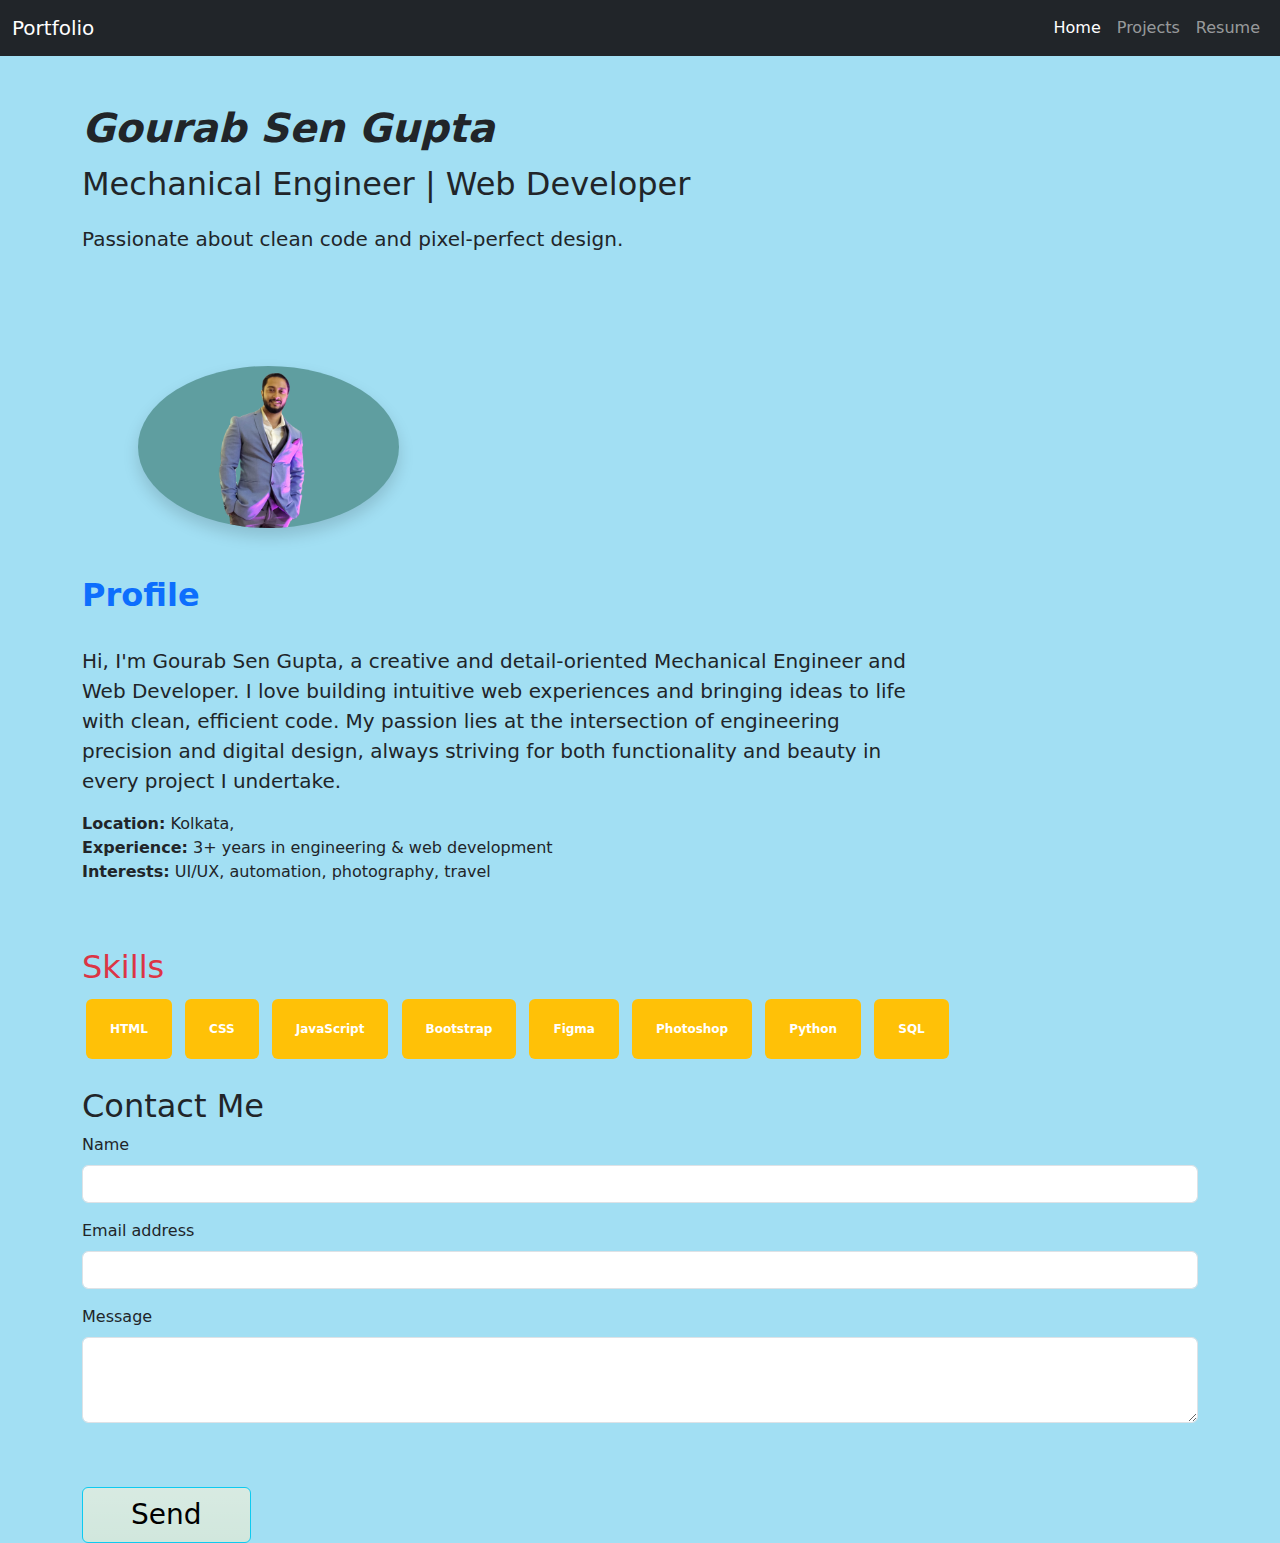
<file: index.html>
<!DOCTYPE html>
<html lang="en">
<head>
    <meta charset="UTF-8">
    <meta name="viewport" content="width=device-width, initial-scale=1.0">
    <title>Gourab Sen Gupta - Portfolio</title>
    <link href="https://cdn.jsdelivr.net/npm/bootstrap@5.3.0/dist/css/bootstrap.min.css" rel="stylesheet">
    <link rel="stylesheet" href="style.css">
</head>
<body>
    <nav class="navbar navbar-expand-lg navbar-dark bg-dark">
        <div class="container-fluid">
            <a class="navbar-brand" href="#">Portfolio</a>
            <button class="navbar-toggler" type="button" data-bs-toggle="collapse" data-bs-target="#navbarNav" aria-controls="navbarNav" aria-expanded="false" aria-label="Toggle navigation">
                <span class="navbar-toggler-icon"></span>
            </button>
            <div class="collapse navbar-collapse" id="navbarNav">
                <ul class="navbar-nav ms-auto">
                    <li class="nav-item"><a class="nav-link active" href="page1.html">Home</a></li>
                    <li class="nav-item"><a class="nav-link" href="Page2.html">Projects</a></li>
                    <li class="nav-item"><a class="nav-link" href="page3.html">Resume</a></li>
                </ul>
            </div>
        </div>
    </nav>

    <header class="container mt-5 ">
        <h1 class="lead fs-1 text fw-bold fst-italic">Gourab Sen Gupta</h1>
        <p class="lead fs-2 text fw-medium">Mechanical Engineer | Web Developer</p>
        <p class="fw-medium fs-5">Passionate about clean code and pixel-perfect design.</p>
    </header>


    <!-- Profile Section START -->
    <section class="container mt-4">
        <div class="row align-items-center">
            <div class="col-md-3 text-center mb-3 mb-md-0">
                <!-- Replace with your own image -->
                <img src="./images/bg (2).png" alt="Gourab Sen Gupta" class="rounded-circle img-fluid shadow">
            </div>
            <div class="col-md-9">
                <h2 class="fw-bold text-primary">Profile</h2>
                <p class="fs-5">
Hi, I'm Gourab Sen Gupta, a creative and detail-oriented Mechanical Engineer and Web Developer. I love building intuitive web experiences and bringing ideas to life with clean, efficient code. My passion lies at the intersection of engineering precision and digital design, always striving for both functionality and beauty in every project I undertake.</p>
<ul class="list-unstyled">
<li><strong>Location:</strong> Kolkata, </li>
<li><strong>Experience:</strong> 3+ years in engineering & web development</li>
<li><strong>Interests:</strong> UI/UX, automation, photography, travel</li>
</ul>
</div>
</div>
</section>
    <!-- Profile Section END -->



    <section class="container mt-4">
        <h2 class="text-danger">Skills</h2>
        <ul class="list-inline ">
            <li class="list-inline-item badge bg-warning m-1 p-4">HTML</li>
            <li class="list-inline-item badge bg-warning m-1 p-4">CSS</li>
            <li class="list-inline-item badge bg-warning m-1 p-4">JavaScript</li>
            <li class="list-inline-item badge bg-warning m-1 p-4">Bootstrap</li>
            <li class="list-inline-item badge bg-warning m-1 p-4">Figma</li>
            <li class="list-inline-item badge bg-warning m-1 p-4">Photoshop</li>
            <li class="list-inline-item badge bg-warning m-1 p-4">Python</li>
            <li class="list-inline-item badge bg-warning m-1 p-4">SQL</li>
        </ul>
    </section>

    <section class="container mt-4">
        <h2>Contact Me</h2>
        <form action="mailto:gourab.sen@example.com" method="post" enctype="text/plain">
            <div class="mb-3">
                <label for="name" class="form-label">Name</label>
                <input type="text" class="form-control" id="name" name="name" required>
            </div>
            <div class="mb-3">
                <label for="email" class="form-label">Email address</label>
                <input type="email" class="form-control" id="email" name="email" required>
            </div>
            <div class="mb-3">
                <label for="message " class="form-label">Message</label>
                <textarea class="form-control" id="message" name="message" rows="3" required></textarea>
            </div>
            <button type="submit" class="btn btn-info px-5 mt-5 bg-success-subtle  bg-gradient fs-3 fw-medium">Send</button>
        </form>
    </section>

    <script src="https://cdn.jsdelivr.net/npm/bootstrap@5.3.0/dist/js/bootstrap.bundle.min.js"></script>
</body>
</html>
</file>
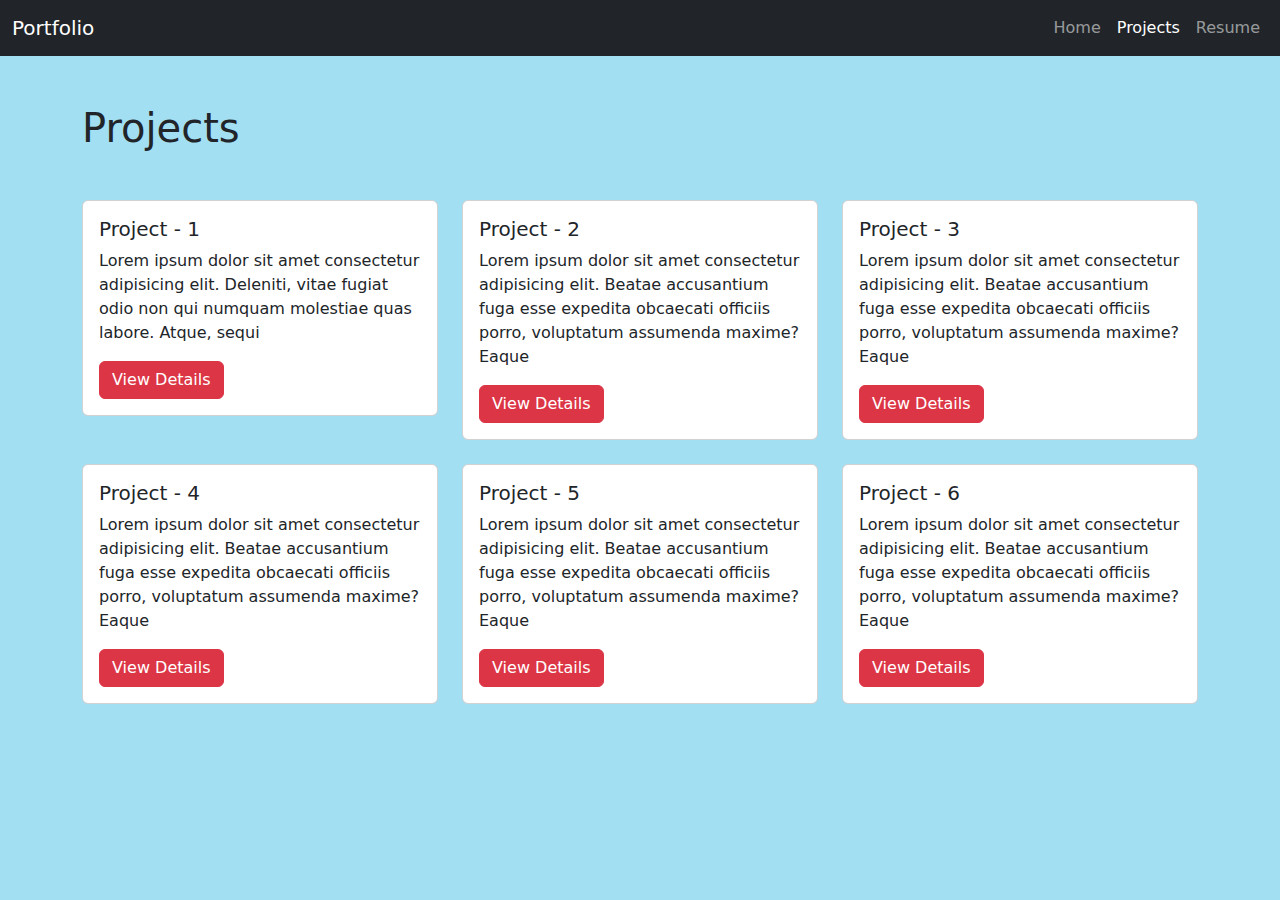
<file: Page2.html>
<!DOCTYPE html>
<html lang="en">
<head>
    <meta charset="UTF-8">
    <meta name="viewport" content="width=device-width, initial-scale=1.0">
    <title>Projects - Gourab Sen Gupta</title>
    <link href="https://cdn.jsdelivr.net/npm/bootstrap@5.3.0/dist/css/bootstrap.min.css" rel="stylesheet">
     <link rel="stylesheet" href="style.css">
</head>
<body>
    <nav class="navbar navbar-expand-lg navbar-dark bg-dark">
        <div class="container-fluid">
            <a class="navbar-brand" href="#">Portfolio</a>
            <button class="navbar-toggler" type="button" data-bs-toggle="collapse" data-bs-target="#navbarNav" aria-controls="navbarNav" aria-expanded="false" aria-label="Toggle navigation">
                <span class="navbar-toggler-icon"></span>
            </button>
            <div class="collapse navbar-collapse" id="navbarNav">
                <ul class="navbar-nav ms-auto">
                    <li class="nav-item"><a class="nav-link" href="index.html">Home</a></li>
                    <li class="nav-item"><a class="nav-link active" href="Page2.html">Projects</a></li>
                    <li class="nav-item"><a class="nav-link" href="page3.html">Resume</a></li>
                </ul>
            </div>
        </div>
    </nav>

    <header class="container mt-5">
        <h1>Projects</h1>
    </header>


    <section class="container mt-5 ">
        <div class="row">
            <div class="col-md-4">
                <div class="card mb-4">
                    <div class="card-body">
                        <h5 class="card-title">Project - 1</h5>
                        <p class="card-text">Lorem ipsum dolor sit amet consectetur adipisicing elit. Deleniti, vitae fugiat odio non qui numquam molestiae quas labore. Atque, sequi</p>
                        <a href="#" class="btn btn-danger">View Details</a>
                    </div>
                </div>
            </div>
            <div class="col-md-4">
                <div class="card mb-4">
                    <div class="card-body">
                        <h5 class="card-title">Project - 2</h5>
                        <p class="card-text">Lorem ipsum dolor sit amet consectetur adipisicing elit. Beatae accusantium fuga esse expedita obcaecati officiis porro, voluptatum assumenda maxime? Eaque</p>
                        <a href="#" class="btn btn-danger">View Details</a>
                    </div>
                </div>
            </div>
            <div class="col-md-4">
                <div class="card mb-4">
                    <div class="card-body">
                        <h5 class="card-title">Project - 3</h5>
                        <p class="card-text">Lorem ipsum dolor sit amet consectetur adipisicing elit. Beatae accusantium fuga esse expedita obcaecati officiis porro, voluptatum assumenda maxime? Eaque</p>
                        <a href="#" class="btn btn-danger">View Details</a>
                    </div>
                </div>
            </div>
            <div class="col-md-4">
                <div class="card mb-4">
                    <div class="card-body">
                        <h5 class="card-title">Project - 4</h5>
                        <p class="card-text">Lorem ipsum dolor sit amet consectetur adipisicing elit. Beatae accusantium fuga esse expedita obcaecati officiis porro, voluptatum assumenda maxime? Eaque</p>
                        <a href="#" class="btn btn-danger">View Details</a>
                    </div>
                </div>
            </div>
            <div class="col-md-4">
                <div class="card mb-4">
                    <div class="card-body">
                        <h5 class="card-title">Project - 5</h5>
                        <p class="card-text">Lorem ipsum dolor sit amet consectetur adipisicing elit. Beatae accusantium fuga esse expedita obcaecati officiis porro, voluptatum assumenda maxime? Eaque</p>
                        <a href="#" class="btn btn-danger">View Details</a>
                    </div>
                </div>
            </div>
            <div class="col-md-4">
                <div class="card mb-4">
                    <div class="card-body">
                        <h5 class="card-title">Project - 6</h5>
                        <p class="card-text">Lorem ipsum dolor sit amet consectetur adipisicing elit. Beatae accusantium fuga esse expedita obcaecati officiis porro, voluptatum assumenda maxime? Eaque</p>
                        <a href="#" class="btn btn-danger">View Details</a>
                    </div>
                </div>
            </div>
        </div>
    </section>

    <script src="https://cdn.jsdelivr.net/npm/bootstrap@5.3.0/dist/js/bootstrap.bundle.min.js"></script>
</body>
</html>
</file>
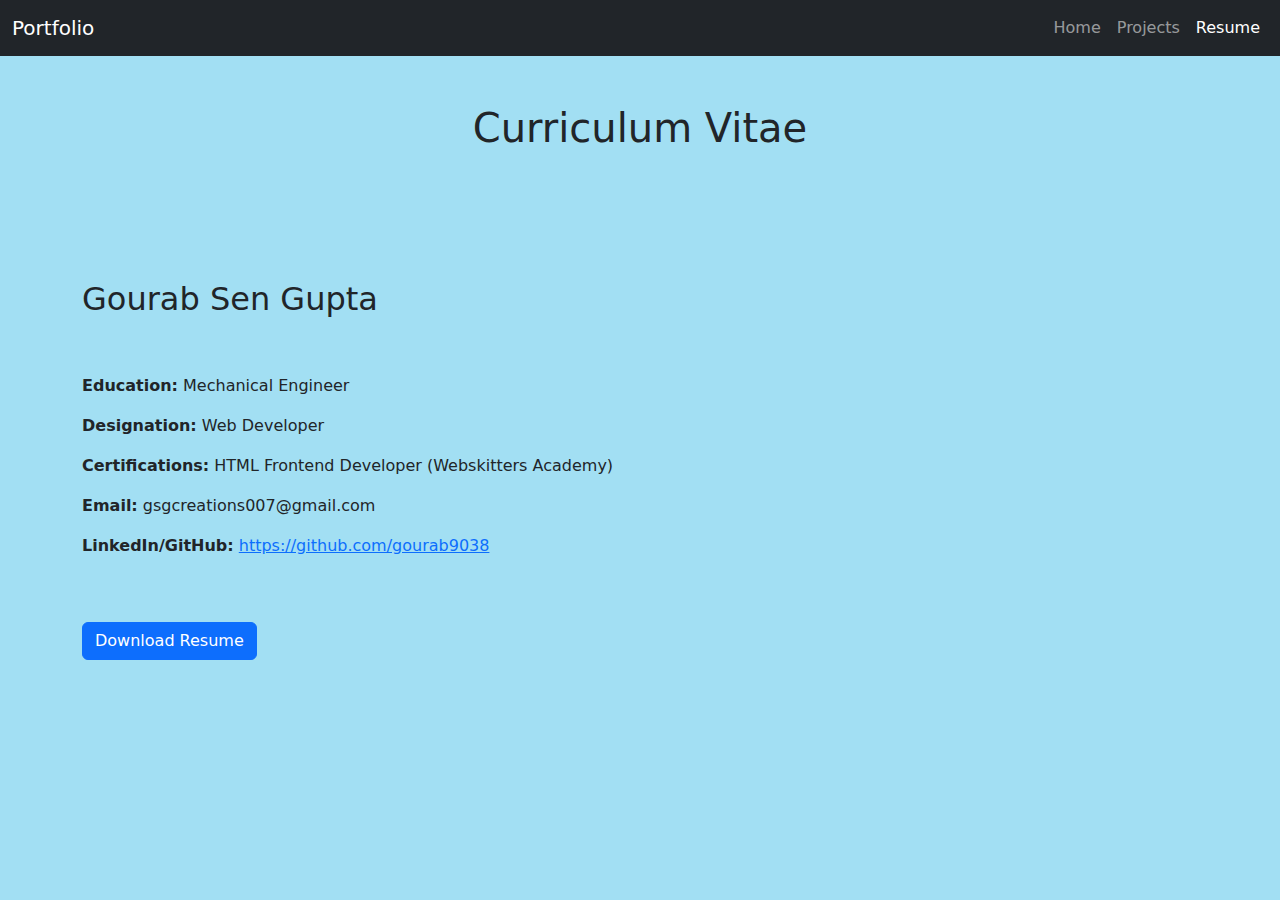
<file: page3.html>
<!DOCTYPE html>
<html lang="en">
<head>
    <meta charset="UTF-8">
    <meta name="viewport" content="width=device-width, initial-scale=1.0">
    <title>Resume - Gourab Sen Gupta</title>
    <link href="https://cdn.jsdelivr.net/npm/bootstrap@5.3.0/dist/css/bootstrap.min.css" rel="stylesheet">
     <link rel="stylesheet" href="style.css">
</head>
<body>
    <nav class="navbar navbar-expand-lg navbar-dark bg-dark">
        <div class="container-fluid">
            <a class="navbar-brand" href="#">Portfolio</a>
            <button class="navbar-toggler" type="button" data-bs-toggle="collapse" data-bs-target="#navbarNav" aria-controls="navbarNav" aria-expanded="false" aria-label="Toggle navigation">
                <span class="navbar-toggler-icon"></span>
            </button>
            <div class="collapse navbar-collapse" id="navbarNav">
                <ul class="navbar-nav ms-auto">
                    <li class="nav-item"><a class="nav-link" href="index.html">Home</a></li>
                    <li class="nav-item"><a class="nav-link" href="Page2.html">Projects</a></li>
                    <li class="nav-item"><a class="nav-link active" href="page3.html">Resume</a></li>
                </ul>
            </div>
        </div>
    </nav>

    <header class="container mt-5 text-center pb-5">
        <h1 class="underline-warning">Curriculum Vitae</h1>
    </header>
 
    <section class="container mt-4 pt-5">
        <h2 class="pb-5">Gourab Sen Gupta</h2>
        <p><strong>Education:</strong> Mechanical Engineer</p>
        <p><strong>Designation:</strong> Web Developer</p>
        <p><strong>Certifications:</strong> HTML Frontend Developer (Webskitters Academy)</p>
        <p><strong>Email:</strong> gsgcreations007@gmail.com </p>
        <p><strong>LinkedIn/GitHub:</strong> <a href="https://github.com/gourab9038" target="_blank">https://github.com/gourab9038</a></p>
        <a href="Gourab HTML Frontend Deveoper  (2).pdf" class="btn btn-primary mt-5" download>Download Resume</a>
    </section>

    <script src="https://cdn.jsdelivr.net/npm/bootstrap@5.3.0/dist/js/bootstrap.bundle.min.js"></script>
</body>
</html>
</file>
<file: style.css>
*{
    margin: 0px;
    padding: 0px;
    box-sizing: border-box;
}
body {
    background-color:#a2dff3;
}
.shadow {
    background-color: cadetblue;
}
</file>
